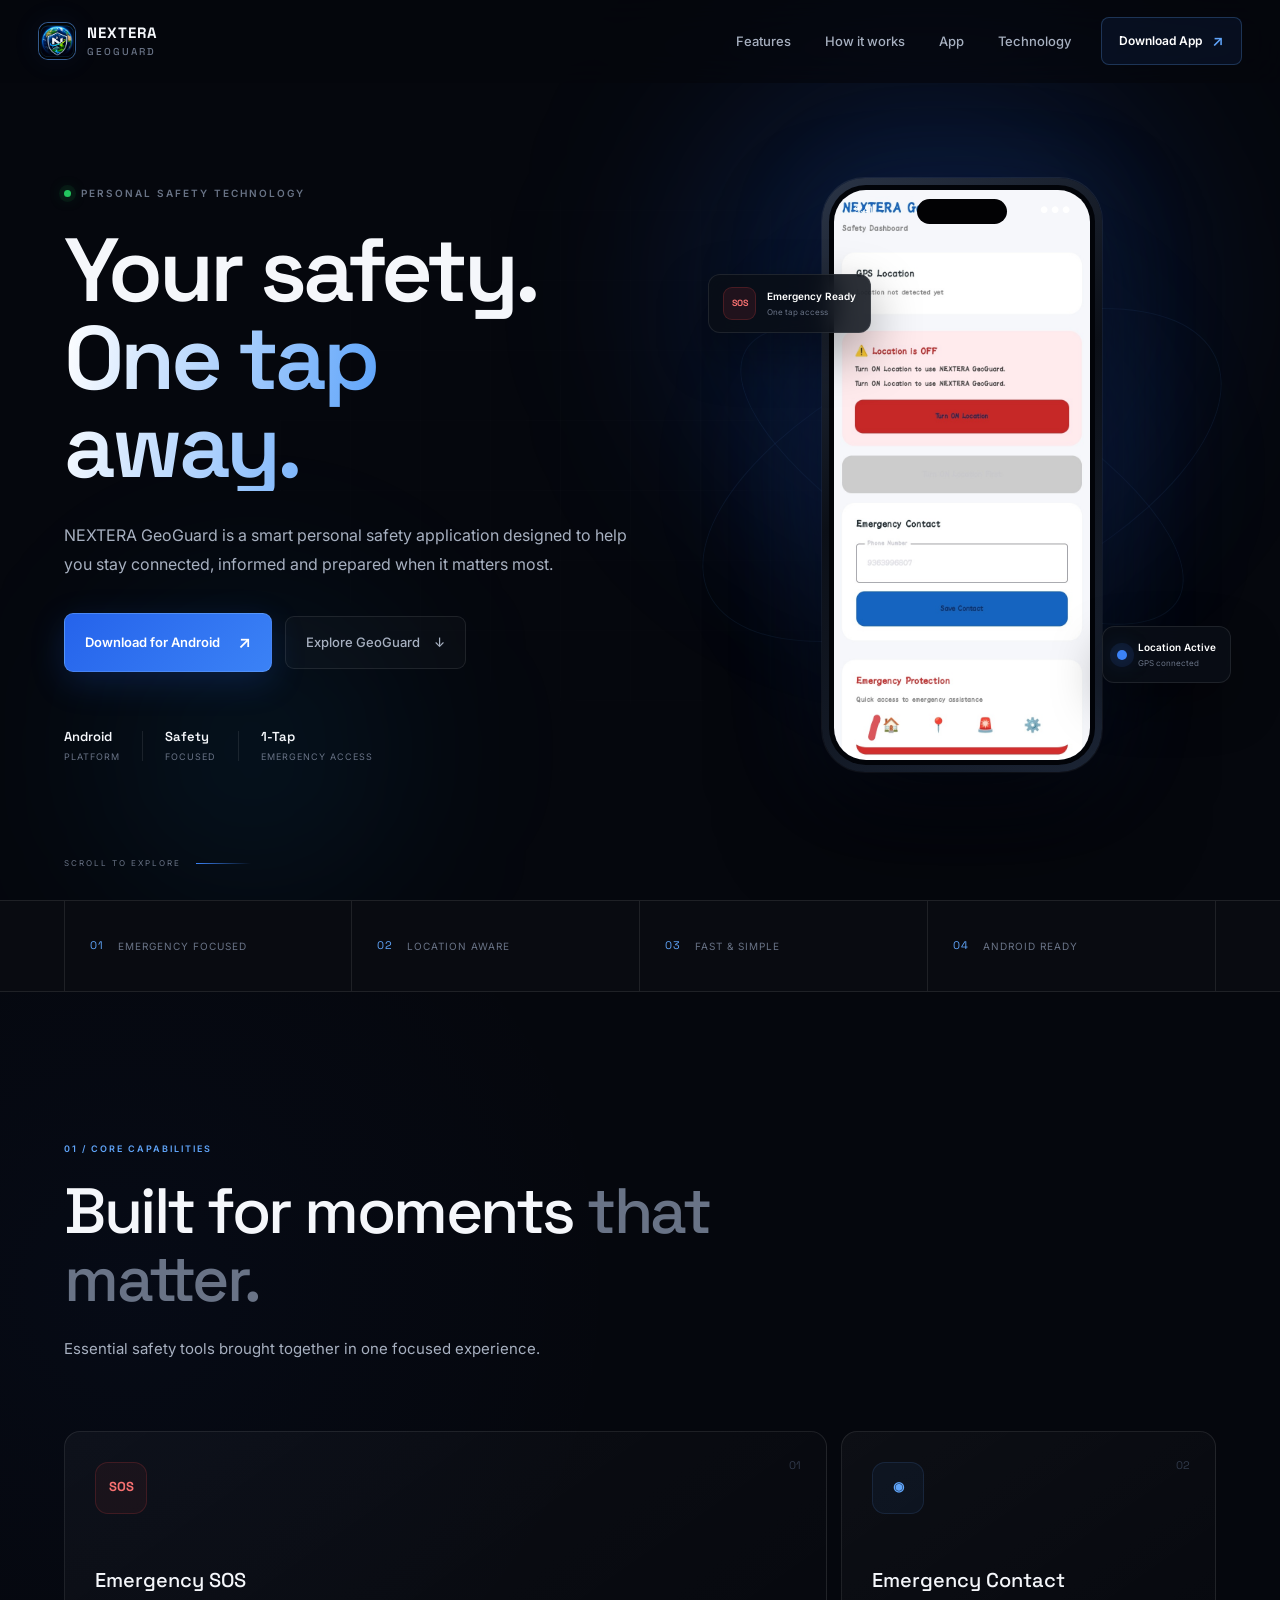
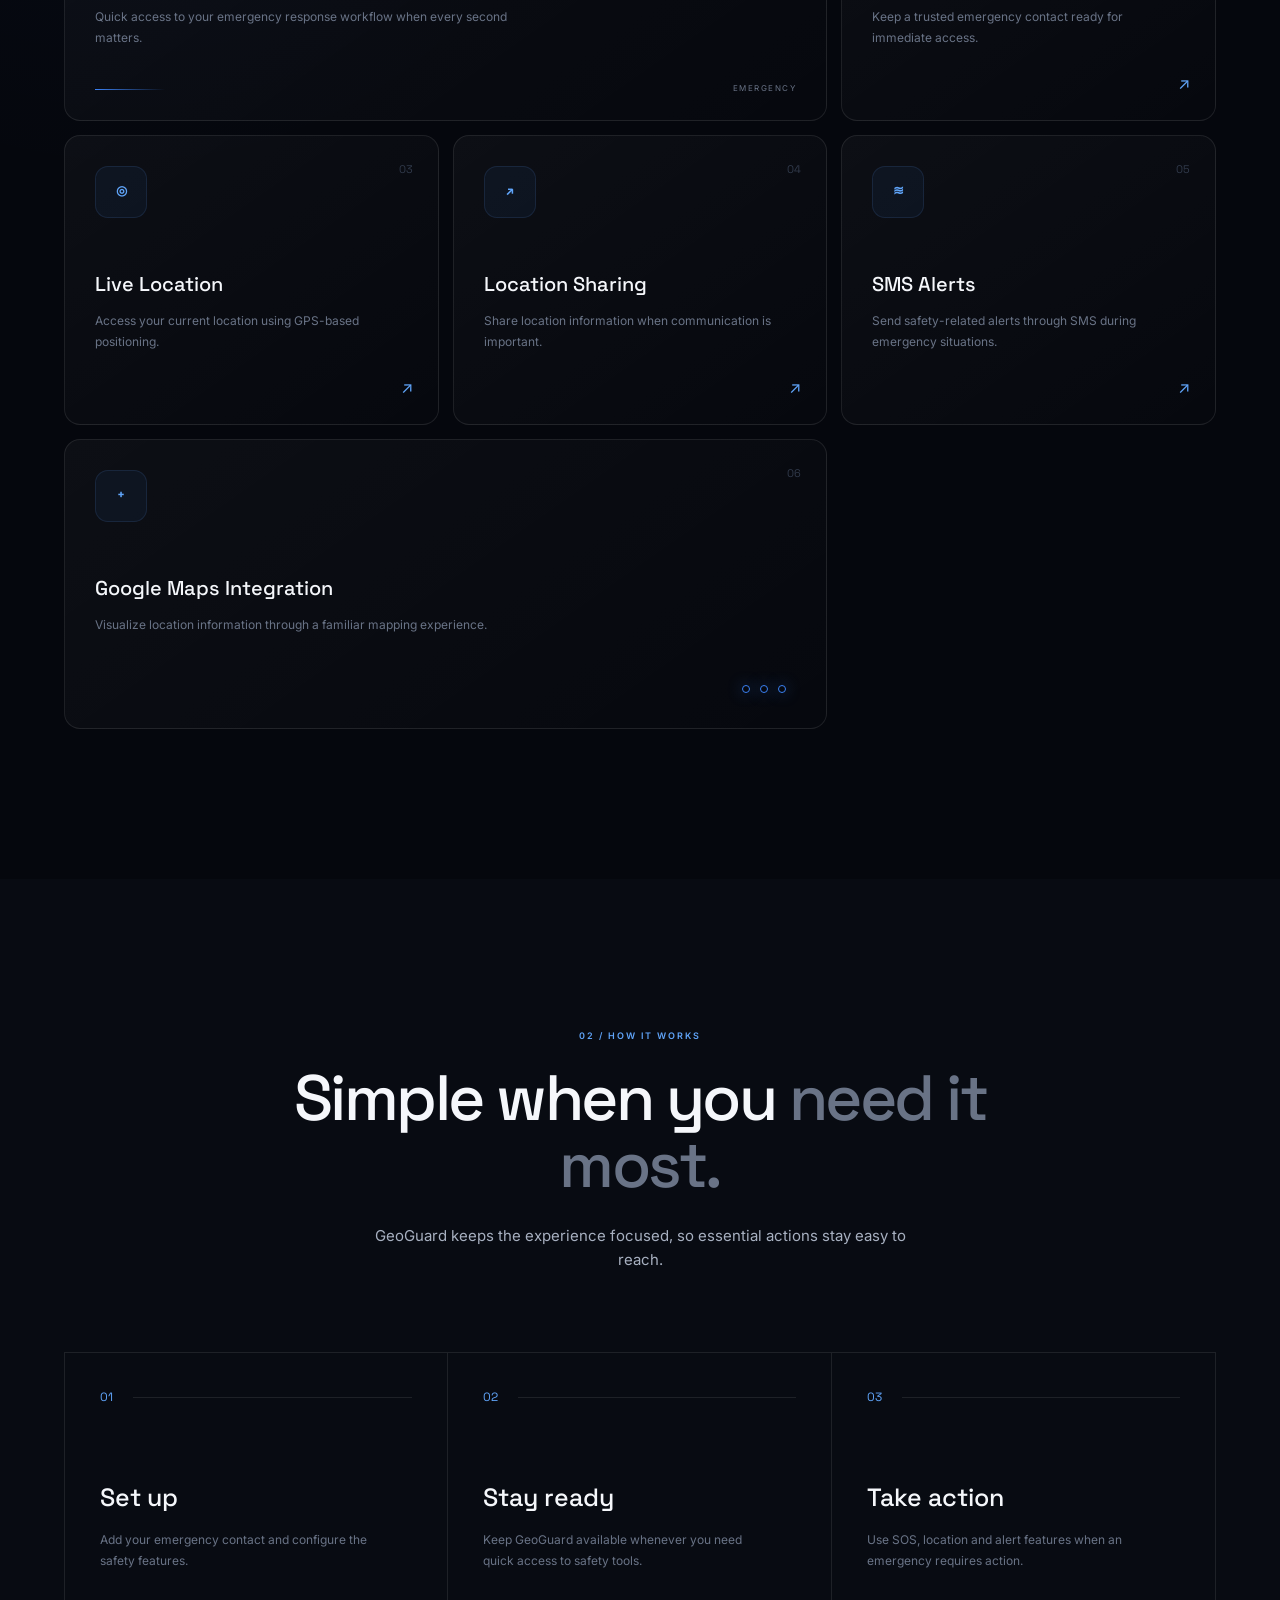
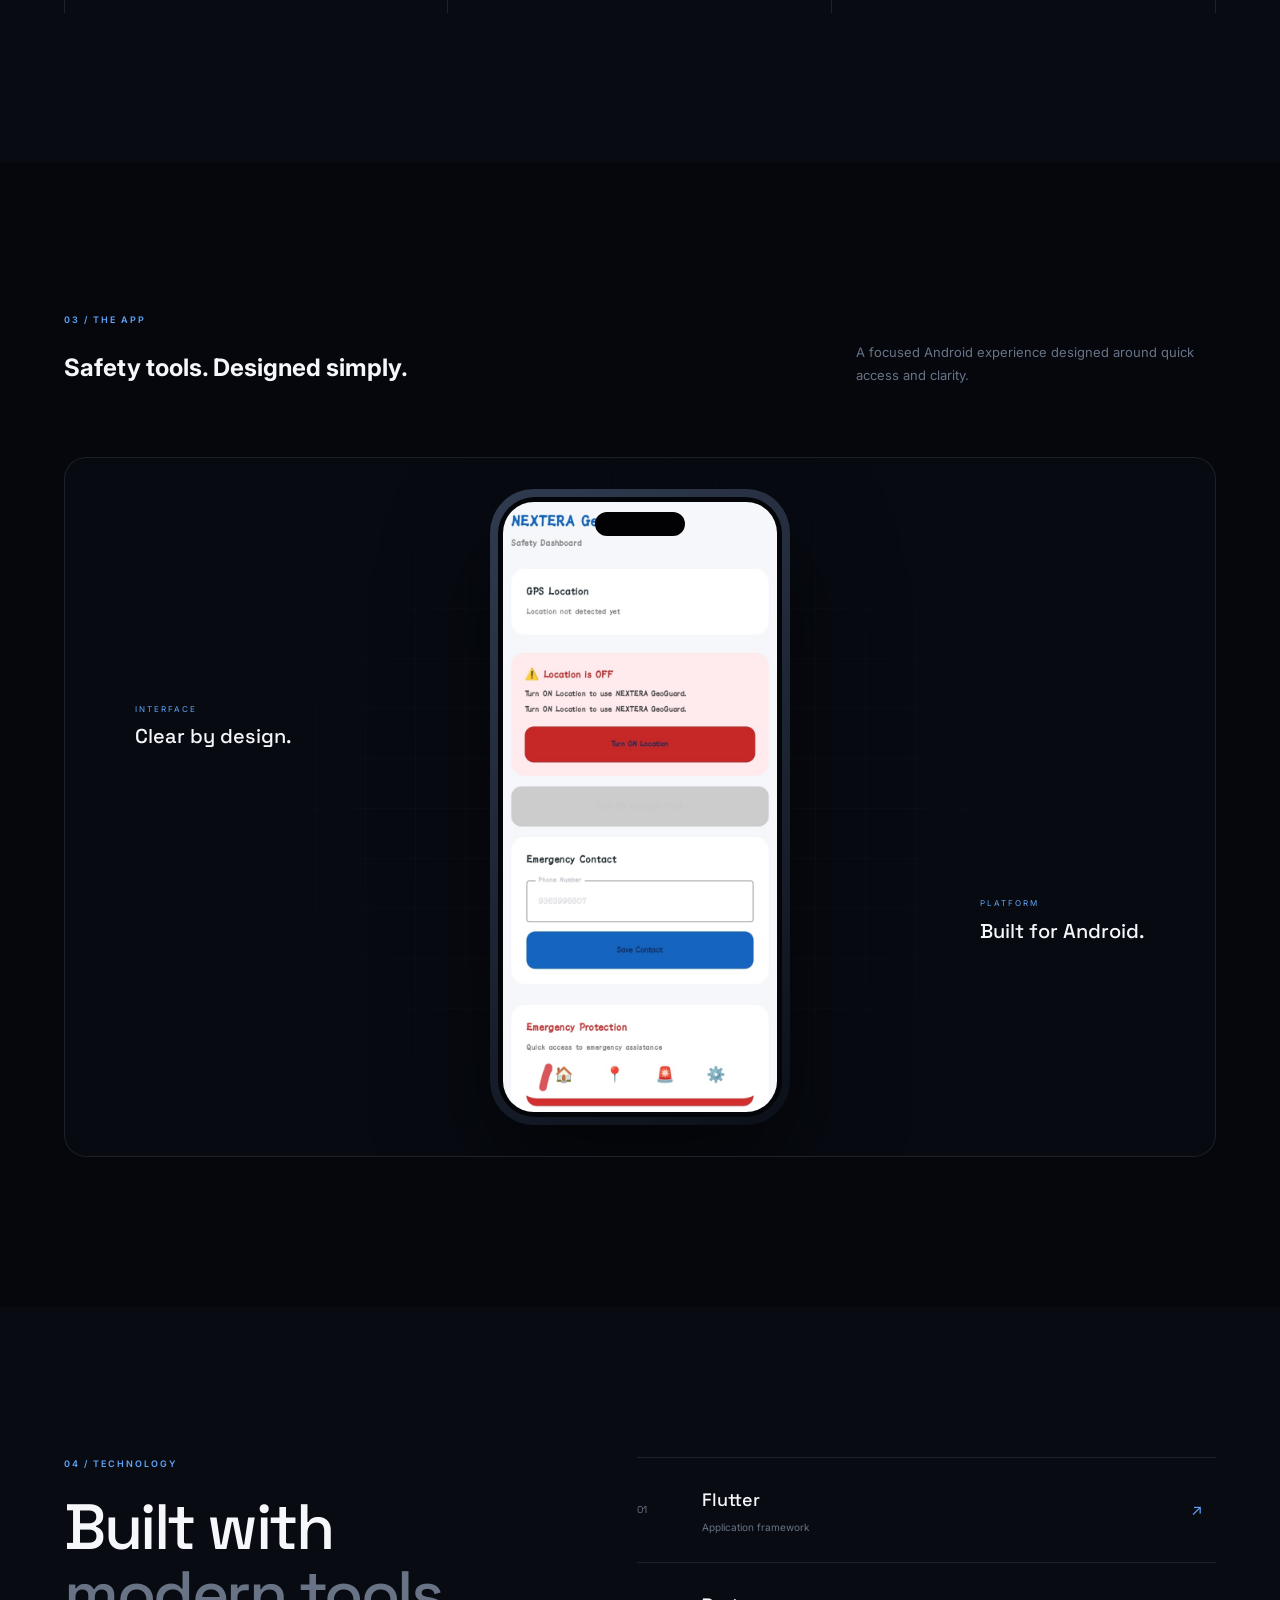
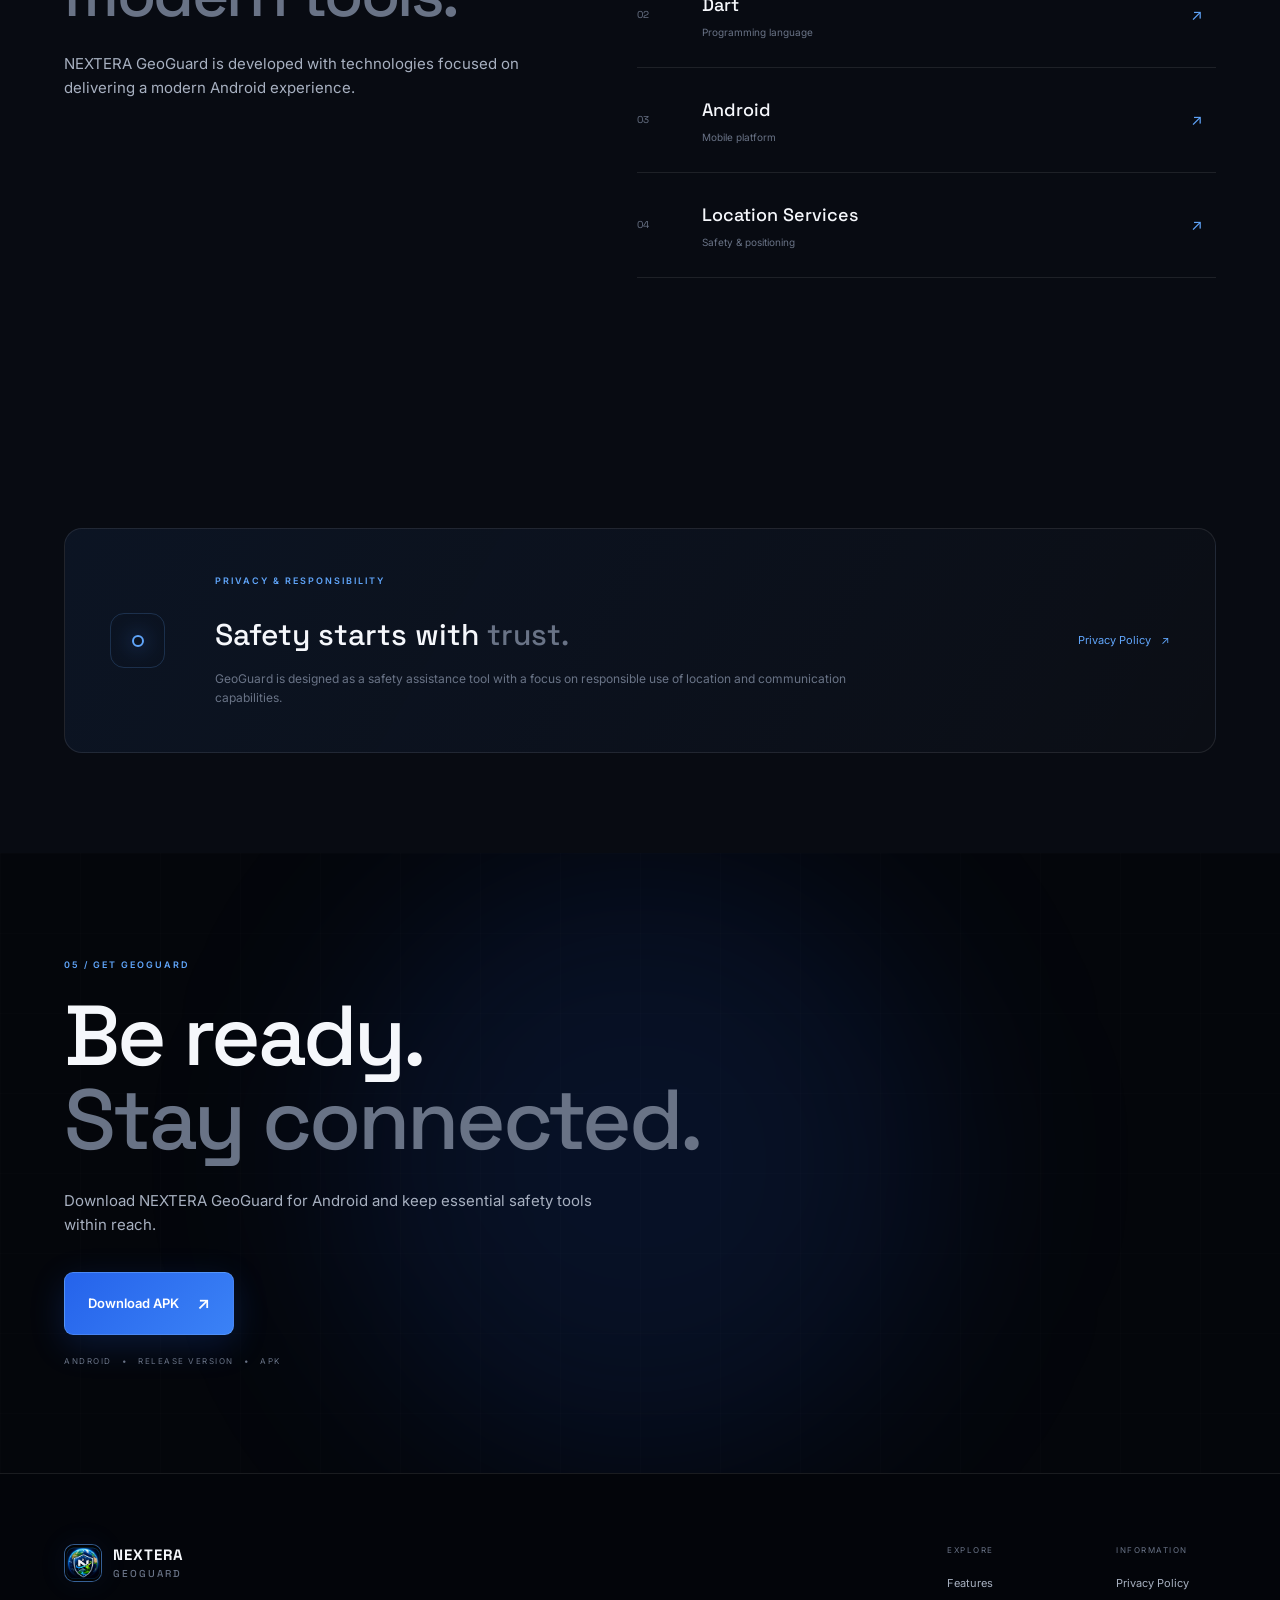
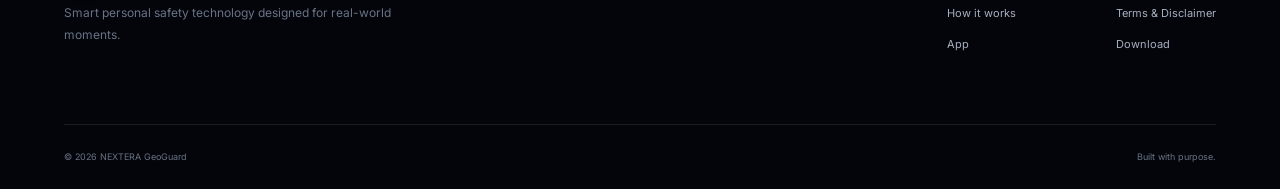
<file: index.html>
<!DOCTYPE html>
<html lang="en">
<head>

    <meta charset="UTF-8">

    <meta name="viewport"
          content="width=device-width, initial-scale=1.0">


    <!-- SEO -->

    <meta name="description"
          content="NEXTERA GeoGuard — Smart personal safety and emergency assistance for Android.">

    <meta name="keywords"
          content="NEXTERA GeoGuard, personal safety app, emergency app, safety app, Android safety app, emergency assistance">

    <meta name="author"
          content="NEXTERA GeoGuard">

    <meta name="robots"
          content="index, follow">

    <meta name="theme-color"
          content="#05070d">


    <!-- Google Search Console Verification -->

    <meta name="google-site-verification"
          content="ceH3FKS8j9nY7SdgGfwvlyqER88iiVpp4kQbG3Hiqe4">


    <!-- Page Title -->

    <title>
        NEXTERA GeoGuard — Your Safety. One Tap Away.
    </title>


    <!-- Open Graph / Social Sharing -->

    <meta property="og:title"
          content="NEXTERA GeoGuard — Your Safety. One Tap Away.">

    <meta property="og:description"
          content="Smart personal safety and emergency assistance for Android.">

    <meta property="og:type"
          content="website">

    <meta property="og:image"
          content="assets/NEXTERA GeoGuard Screenshot.png">


    <!-- Google Fonts -->

    <link rel="preconnect"
          href="https://fonts.googleapis.com">

    <link rel="preconnect"
          href="https://fonts.gstatic.com"
          crossorigin>

    <link href="https://fonts.googleapis.com/css2?family=Inter:wght@400;500;600;700&family=Space+Grotesk:wght@400;500;600;700&display=swap"
          rel="stylesheet">


    <!-- Main CSS -->

    <link rel="stylesheet"
          href="style.css">

</head>

<body>

    <!-- ================= PRELOADER ================= -->

    <div id="preloader">

        <div class="loader-logo">
            NEXTERA
        </div>

        <div class="loader-line"></div>

    </div>


    <!-- ================= NAVBAR ================= -->

    <header class="navbar">

        <div class="nav-container">

            <a href="#home" class="brand">

                <div class="brand-mark">
                <img src="assets/NEXTERA GeoGuard.png"
                     alt="NEXTERA GeoGuard Logo">
                </div>

                <div class="brand-name">
                    NEXTERA
                    <span>GeoGuard</span>
                </div>

            </a>


            <nav class="nav-links">

                <a href="#features">Features</a>

                <a href="#how-it-works">How it works</a>

                <a href="#app">App</a>

                <a href="#technology">Technology</a>

            </nav>


            <a href="#download"
               class="nav-download">

                Download App

                <span>↗</span>

            </a>


            <button class="menu-button"
                    id="menuButton"
                    aria-label="Open menu">

                <span></span>
                <span></span>
                <span></span>

            </button>

        </div>


        <!-- Mobile Navigation -->

        <div class="mobile-menu" id="mobileMenu">

            <a href="#features">Features</a>

            <a href="#how-it-works">How it works</a>

            <a href="#app">App</a>

            <a href="#technology">Technology</a>

            <a href="#download">Download App</a>

        </div>

    </header>



    <!-- ================= HERO ================= -->

    <main>

        <section id="home" class="hero">

            <!-- Background elements -->

            <div class="hero-grid"></div>

            <div class="glow glow-one"></div>

            <div class="glow glow-two"></div>


            <div class="hero-container">


                <!-- Left content -->

                <div class="hero-content reveal">

                    <div class="eyebrow">

                        <span class="status-dot"></span>

                        PERSONAL SAFETY TECHNOLOGY

                    </div>


                    <h1>

                        Your safety.

                        <span>One tap away.</span>

                    </h1>


                    <p class="hero-description">

                        NEXTERA GeoGuard is a smart personal
                        safety application designed to help you
                        stay connected, informed and prepared
                        when it matters most.

                    </p>


                    <div class="hero-actions">

                        <a href="#download"
                           class="primary-button">

                            <span>Download for Android</span>

                            <span class="button-arrow">↗</span>

                        </a>


                        <a href="#features"
                           class="secondary-button">

                            Explore GeoGuard

                            <span>↓</span>

                        </a>

                    </div>


                    <div class="hero-meta">

                        <div>

                            <strong>Android</strong>

                            <span>Platform</span>

                        </div>


                        <div class="meta-line"></div>


                        <div>

                            <strong>Safety</strong>

                            <span>Focused</span>

                        </div>


                        <div class="meta-line"></div>


                        <div>

                            <strong>1-Tap</strong>

                            <span>Emergency access</span>

                        </div>

                    </div>

                </div>



                <!-- Right phone -->

                <div class="hero-visual reveal">

                    <div class="visual-orbit orbit-one"></div>

                    <div class="visual-orbit orbit-two"></div>


                    <div class="phone-glow"></div>


                    <div class="phone">

                        <div class="phone-frame">

                            <div class="phone-notch"></div>


                            <div class="phone-screen">

                                <div class="phone-topbar">

                                    <span>9:41</span>

                                    <span>● ● ●</span>

                                </div>


                                <!-- Screenshot -->

                                <img src="assets/NEXTERA GeoGuard Screenshot.png"
                                     alt="NEXTERA GeoGuard app interface"
                                     class="app-screen">


                            </div>

                        </div>

                    </div>


                    <!-- Floating SOS card -->

                    <div class="floating-card sos-card">

                        <div class="floating-icon">
                            SOS
                        </div>

                        <div>

                            <strong>Emergency Ready</strong>

                            <span>One tap access</span>

                        </div>

                    </div>


                    <!-- Floating location card -->

                    <div class="floating-card location-card">

                        <div class="location-pulse"></div>

                        <div>

                            <strong>Location Active</strong>

                            <span>GPS connected</span>

                        </div>

                    </div>

                </div>

            </div>


            <!-- Scroll -->

            <div class="scroll-indicator">

                <span>SCROLL TO EXPLORE</span>

                <div class="scroll-line"></div>

            </div>

        </section>



        <!-- ================= TRUST STRIP ================= -->

        <section class="trust-strip">

            <div class="container">

                <div class="trust-item">

                    <span class="trust-number">01</span>

                    <span>Emergency focused</span>

                </div>


                <div class="trust-item">

                    <span class="trust-number">02</span>

                    <span>Location aware</span>

                </div>


                <div class="trust-item">

                    <span class="trust-number">03</span>

                    <span>Fast & simple</span>

                </div>


                <div class="trust-item">

                    <span class="trust-number">04</span>

                    <span>Android ready</span>

                </div>

            </div>

        </section>



        <!-- ================= FEATURES ================= -->

        <section id="features"
                 class="section features-section">

            <div class="container">


                <div class="section-heading reveal">

                    <div class="section-label">

                        01 / CORE CAPABILITIES

                    </div>


                    <h2>

                        Built for moments
                        <span>that matter.</span>

                    </h2>


                    <p>

                        Essential safety tools brought together
                        in one focused experience.

                    </p>

                </div>



                <div class="feature-grid">


                    <!-- SOS -->

                    <article class="feature-card feature-large reveal">

                        <div class="card-number">01</div>

                        <div class="feature-symbol danger">
                            SOS
                        </div>

                        <h3>Emergency SOS</h3>

                        <p>

                            Quick access to your emergency
                            response workflow when every
                            second matters.

                        </p>


                        <div class="card-line"></div>

                        <span class="card-tag">
                            EMERGENCY
                        </span>

                    </article>



                    <!-- Contact -->

                    <article class="feature-card reveal">

                        <div class="card-number">02</div>

                        <div class="feature-symbol">
                            ◉
                        </div>

                        <h3>Emergency Contact</h3>

                        <p>

                            Keep a trusted emergency contact
                            ready for immediate access.

                        </p>

                        <span class="mini-arrow">↗</span>

                    </article>



                    <!-- Location -->

                    <article class="feature-card reveal">

                        <div class="card-number">03</div>

                        <div class="feature-symbol">
                            ◎
                        </div>

                        <h3>Live Location</h3>

                        <p>

                            Access your current location using
                            GPS-based positioning.

                        </p>

                        <span class="mini-arrow">↗</span>

                    </article>



                    <!-- Sharing -->

                    <article class="feature-card reveal">

                        <div class="card-number">04</div>

                        <div class="feature-symbol">
                            ↗
                        </div>

                        <h3>Location Sharing</h3>

                        <p>

                            Share location information when
                            communication is important.

                        </p>

                        <span class="mini-arrow">↗</span>

                    </article>



                    <!-- SMS -->

                    <article class="feature-card reveal">

                        <div class="card-number">05</div>

                        <div class="feature-symbol">
                            ≋
                        </div>

                        <h3>SMS Alerts</h3>

                        <p>

                            Send safety-related alerts through
                            SMS during emergency situations.

                        </p>

                        <span class="mini-arrow">↗</span>

                    </article>



                    <!-- Maps -->

                    <article class="feature-card feature-wide reveal">

                        <div class="card-number">06</div>

                        <div class="feature-symbol">
                            +
                        </div>

                        <h3>Google Maps Integration</h3>

                        <p>

                            Visualize location information through
                            a familiar mapping experience.

                        </p>

                        <span class="map-decoration">

                            <i></i>
                            <i></i>
                            <i></i>

                        </span>

                    </article>

                </div>

            </div>

        </section>



        <!-- ================= HOW IT WORKS ================= -->

        <section id="how-it-works"
                 class="section process-section">

            <div class="container">


                <div class="section-heading centered reveal">

                    <div class="section-label">

                        02 / HOW IT WORKS

                    </div>


                    <h2>

                        Simple when you
                        <span>need it most.</span>

                    </h2>

                    <p>

                        GeoGuard keeps the experience focused,
                        so essential actions stay easy to reach.

                    </p>

                </div>



                <div class="process-grid">


                    <div class="process-step reveal">

                        <div class="step-top">

                            <span>01</span>

                            <div class="step-line"></div>

                        </div>

                        <h3>Set up</h3>

                        <p>

                            Add your emergency contact and
                            configure the safety features.

                        </p>

                    </div>


                    <div class="process-step reveal">

                        <div class="step-top">

                            <span>02</span>

                            <div class="step-line"></div>

                        </div>

                        <h3>Stay ready</h3>

                        <p>

                            Keep GeoGuard available whenever
                            you need quick access to safety tools.

                        </p>

                    </div>


                    <div class="process-step reveal">

                        <div class="step-top">

                            <span>03</span>

                            <div class="step-line"></div>

                        </div>

                        <h3>Take action</h3>

                        <p>

                            Use SOS, location and alert features
                            when an emergency requires action.

                        </p>

                    </div>

                </div>

            </div>

        </section>



        <!-- ================= APP SHOWCASE ================= -->

        <section id="app"
                 class="section showcase-section">

            <div class="container">


                <div class="showcase-header reveal">

                    <div>

                        <div class="section-label">

                            03 / THE APP

                        </div>

                        <h2>

                            Safety tools.
                            <span>Designed simply.</span>

                        </h2>

                    </div>


                    <p>

                        A focused Android experience designed
                        around quick access and clarity.

                    </p>

                </div>



                <div class="showcase-stage reveal">


                    <div class="stage-grid"></div>


                    <div class="showcase-phone">

                        <div class="showcase-frame">

                            <div class="showcase-notch"></div>

                            <img src="assets/NEXTERA GeoGuard Screenshot.png"
                                 alt="NEXTERA GeoGuard application screenshot">

                        </div>

                    </div>


                    <div class="showcase-label label-left">

                        <span>INTERFACE</span>

                        <strong>Clear by design.</strong>

                    </div>


                    <div class="showcase-label label-right">

                        <span>PLATFORM</span>

                        <strong>Built for Android.</strong>

                    </div>

                </div>

            </div>

        </section>



        <!-- ================= TECHNOLOGY ================= -->

        <section id="technology"
                 class="section technology-section">

            <div class="container">


                <div class="technology-layout">


                    <div class="section-heading reveal">

                        <div class="section-label">

                            04 / TECHNOLOGY

                        </div>


                        <h2>

                            Built with
                            <span>modern tools.</span>

                        </h2>


                        <p>

                            NEXTERA GeoGuard is developed with
                            technologies focused on delivering
                            a modern Android experience.

                        </p>

                    </div>



                    <div class="tech-stack reveal">


                        <div class="tech-item">

                            <span class="tech-index">
                                01
                            </span>

                            <div>

                                <strong>Flutter</strong>

                                <span>Application framework</span>

                            </div>

                            <span>↗</span>

                        </div>


                        <div class="tech-item">

                            <span class="tech-index">
                                02
                            </span>

                            <div>

                                <strong>Dart</strong>

                                <span>Programming language</span>

                            </div>

                            <span>↗</span>

                        </div>


                        <div class="tech-item">

                            <span class="tech-index">
                                03
                            </span>

                            <div>

                                <strong>Android</strong>

                                <span>Mobile platform</span>

                            </div>

                            <span>↗</span>

                        </div>


                        <div class="tech-item">

                            <span class="tech-index">
                                04
                            </span>

                            <div>

                                <strong>Location Services</strong>

                                <span>Safety & positioning</span>

                            </div>

                            <span>↗</span>

                        </div>

                    </div>

                </div>

            </div>

        </section>



        <!-- ================= PRIVACY ================= -->

        <section class="privacy-section">

            <div class="container">


                <div class="privacy-card reveal">


                    <div class="privacy-icon">

                        <span></span>

                    </div>


                    <div>

                        <div class="section-label">

                            PRIVACY & RESPONSIBILITY

                        </div>


                        <h2>

                            Safety starts with
                            <span>trust.</span>

                        </h2>


                        <p>

                            GeoGuard is designed as a safety
                            assistance tool with a focus on
                            responsible use of location and
                            communication capabilities.

                        </p>

                    </div>


                    <a href="privacy.html"
                       class="text-link">

                        Privacy Policy

                        <span>↗</span>

                    </a>

                </div>

            </div>

        </section>



        <!-- ================= DOWNLOAD ================= -->

        <section id="download"
                 class="download-section">

            <div class="download-grid"></div>

            <div class="download-glow"></div>


            <div class="container download-container">


                <div class="download-content reveal">

                    <div class="section-label">

                        05 / GET GEOGUARD

                    </div>


                    <h2>

                        Be ready.
                        <span>Stay connected.</span>

                    </h2>


                    <p>

                        Download NEXTERA GeoGuard for Android
                        and keep essential safety tools within reach.

                    </p>


                    <div class="download-actions">

                        <a href="downloads/NEXTERA-GeoGuard.apk"
                           class="primary-button download-main"
                           download>

                            <span>Download APK</span>

                            <span class="button-arrow">↗</span>

                        </a>

                    </div>


                    <div class="download-info">

                        <span>ANDROID</span>

                        <span>•</span>

                        <span>RELEASE VERSION</span>

                        <span>•</span>

                        <span>APK</span>

                    </div>

                </div>

            </div>

        </section>

    </main>



    <!-- ================= FOOTER ================= -->

    <footer class="footer">

        <div class="container">


            <div class="footer-main">


                <div class="footer-brand">

                    <a href="#home" class="brand">

                    <div class="brand-mark">
                    <img src="assets/NEXTERA GeoGuard.png"
                         alt="NEXTERA GeoGuard Logo">
                    </div>

                        <div class="brand-name">
                            NEXTERA
                            <span>GeoGuard</span>
                        </div>

                    </a>


                    <p>

                        Smart personal safety technology
                        designed for real-world moments.

                    </p>

                </div>


                <div class="footer-links-group">

                    <div>

                        <span>EXPLORE</span>

                        <a href="#features">Features</a>

                        <a href="#how-it-works">How it works</a>

                        <a href="#app">App</a>

                    </div>


                    <div>

                        <span>INFORMATION</span>

                        <a href="privacy.html">Privacy Policy</a>

                        <a href="terms.html">Terms & Disclaimer</a>

                        <a href="#download">Download</a>

                    </div>

                </div>

            </div>


            <div class="footer-bottom">

                <span>
                    © 2026 NEXTERA GeoGuard
                </span>

                <span>
                    Built with purpose.
                </span>

            </div>

        </div>

    </footer>



    <!-- Main JavaScript -->

    <script src="script.js"></script>

</body>
</html>
</file>
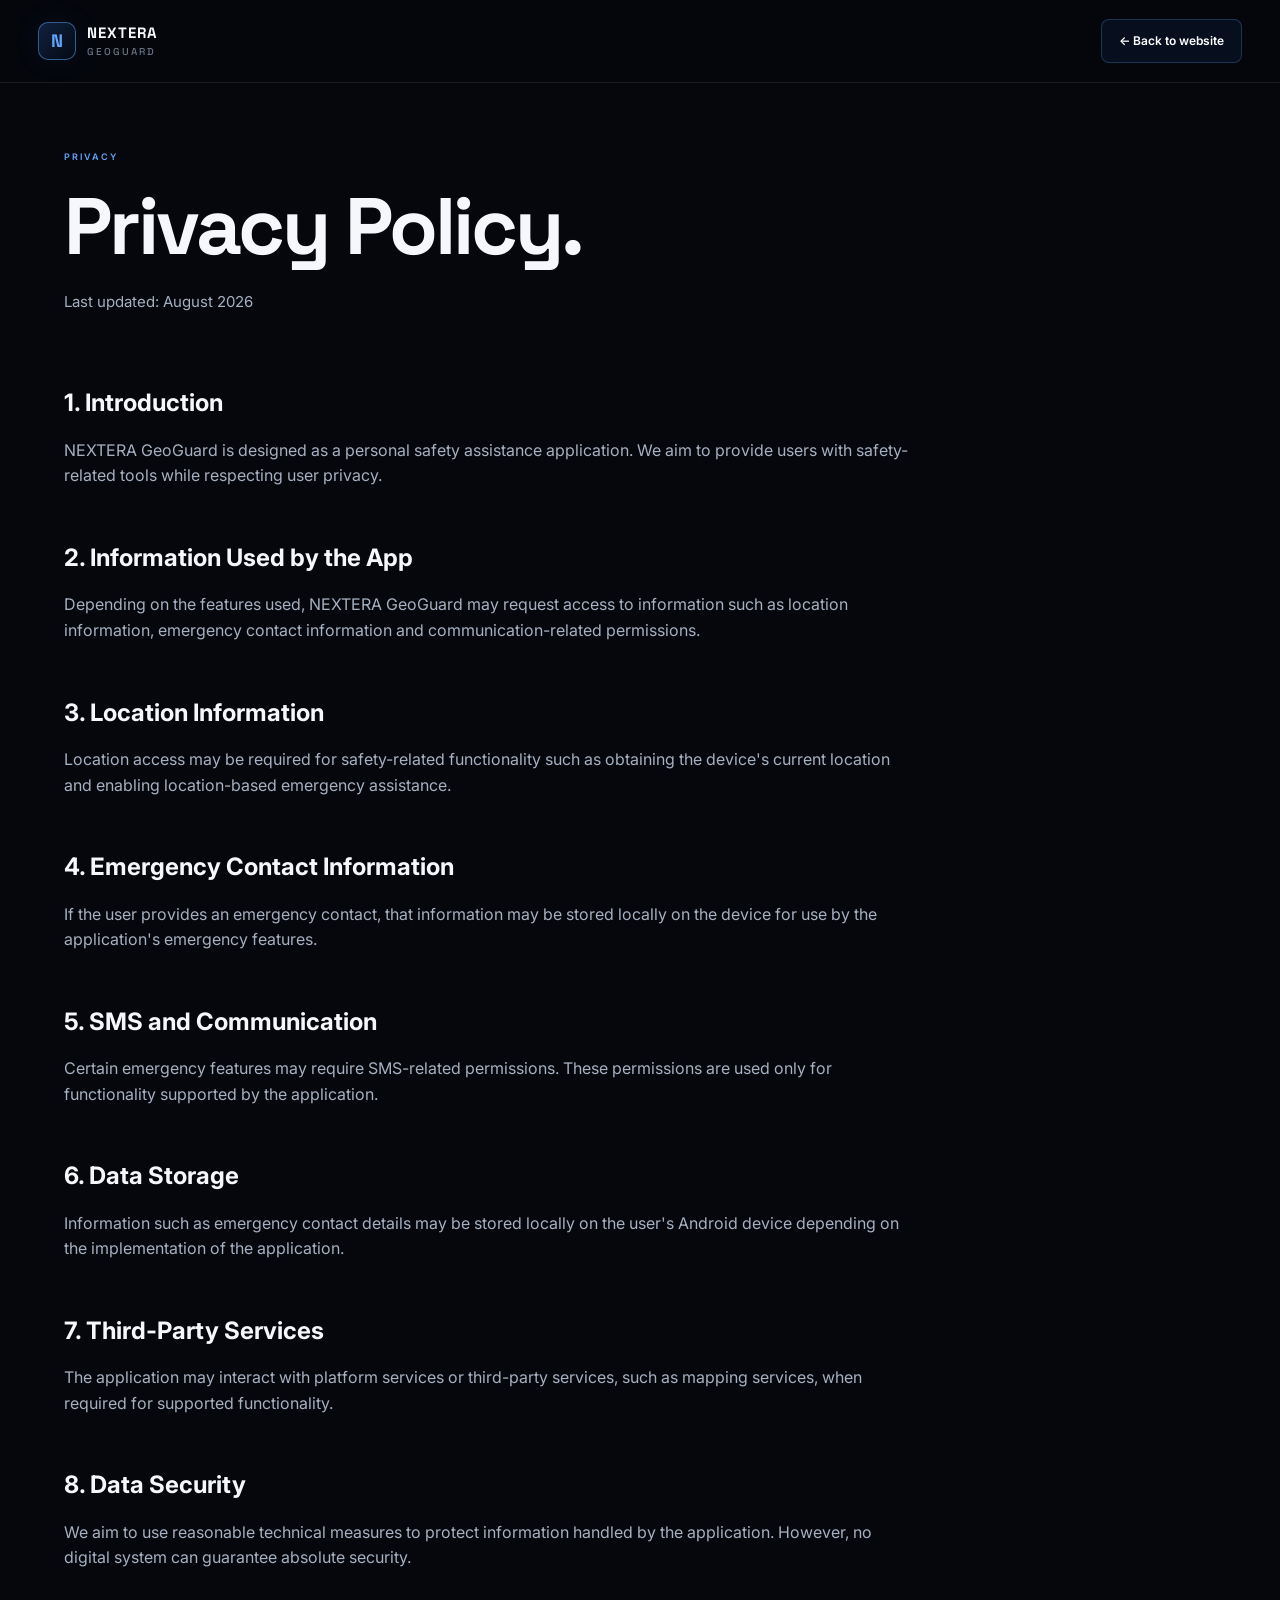
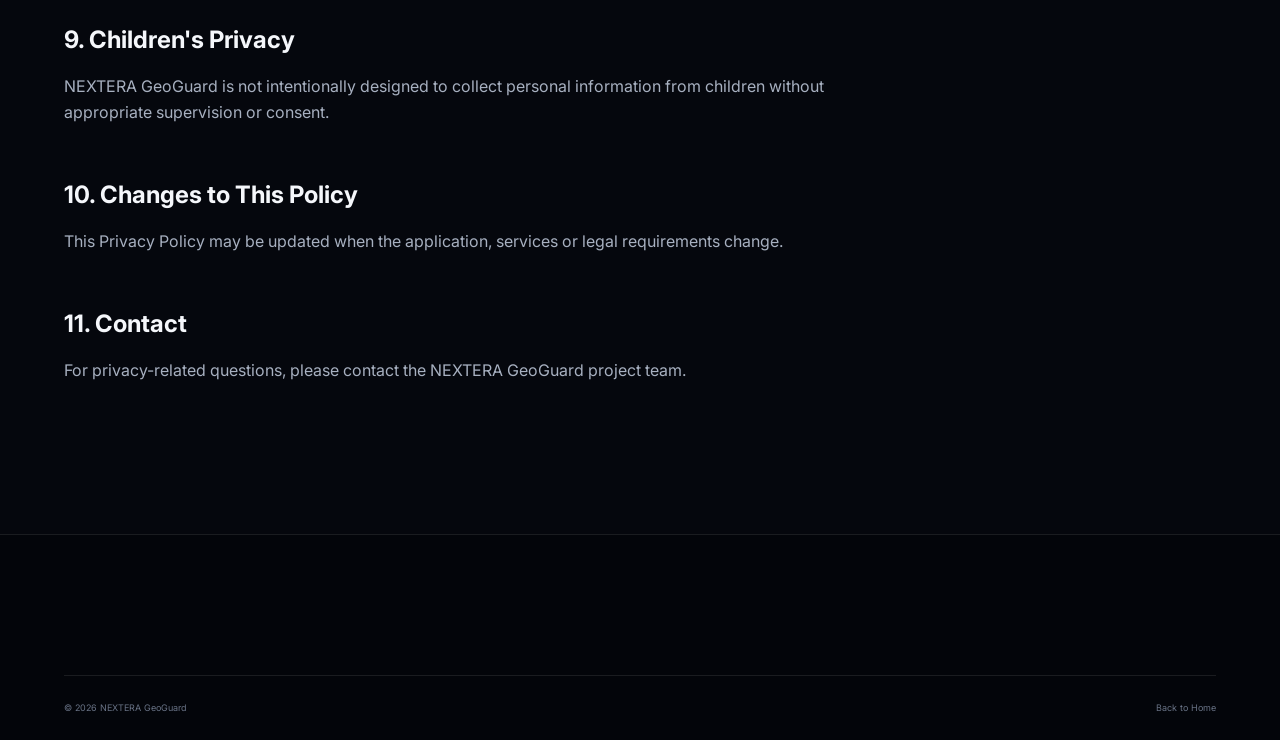
<file: privacy.html>
<!DOCTYPE html>
<html lang="en">
<head>

    <meta charset="UTF-8">

    <meta name="viewport"
          content="width=device-width, initial-scale=1.0">

    <meta name="description"
          content="NEXTERA GeoGuard Privacy Policy">

    <title>Privacy Policy — NEXTERA GeoGuard</title>

    <link rel="preconnect"
          href="https://fonts.googleapis.com">

    <link rel="preconnect"
          href="https://fonts.gstatic.com"
          crossorigin>

    <link href="https://fonts.googleapis.com/css2?family=Inter:wght@400;500;600;700&family=Space+Grotesk:wght@400;500;600;700&display=swap"
          rel="stylesheet">

    <link rel="stylesheet" href="style.css">

</head>


<body>


<header class="navbar scrolled">

    <div class="nav-container">

        <a href="index.html" class="brand">

            <div class="brand-mark">
                N
            </div>

            <div class="brand-name">

                NEXTERA

                <span>GeoGuard</span>

            </div>

        </a>


        <a href="index.html"
           class="nav-download">

            ← Back to website

        </a>

    </div>

</header>



<main>

<section class="section">

    <div class="container">

        <div class="section-heading">

            <div class="section-label">
                PRIVACY
            </div>

            <h1 style="
                font-family: var(--font-heading);
                font-size: clamp(45px, 7vw, 80px);
                line-height: 1;
                letter-spacing: -3px;
            ">

                Privacy
                <span>Policy.</span>

            </h1>

            <p>

                Last updated: August 2026

            </p>

        </div>



        <div style="
            max-width: 850px;
            margin-top: 70px;
        ">


            <article style="margin-bottom:50px;">

                <h2>1. Introduction</h2>

                <p style="
                    color:var(--text-soft);
                    margin-top:15px;
                ">

                    NEXTERA GeoGuard is designed as a
                    personal safety assistance application.
                    We aim to provide users with safety-related
                    tools while respecting user privacy.

                </p>

            </article>



            <article style="margin-bottom:50px;">

                <h2>2. Information Used by the App</h2>

                <p style="
                    color:var(--text-soft);
                    margin-top:15px;
                ">

                    Depending on the features used,
                    NEXTERA GeoGuard may request access to
                    information such as location information,
                    emergency contact information and
                    communication-related permissions.

                </p>

            </article>



            <article style="margin-bottom:50px;">

                <h2>3. Location Information</h2>

                <p style="
                    color:var(--text-soft);
                    margin-top:15px;
                ">

                    Location access may be required for
                    safety-related functionality such as
                    obtaining the device's current location
                    and enabling location-based emergency
                    assistance.

                </p>

            </article>



            <article style="margin-bottom:50px;">

                <h2>4. Emergency Contact Information</h2>

                <p style="
                    color:var(--text-soft);
                    margin-top:15px;
                ">

                    If the user provides an emergency contact,
                    that information may be stored locally on
                    the device for use by the application's
                    emergency features.

                </p>

            </article>



            <article style="margin-bottom:50px;">

                <h2>5. SMS and Communication</h2>

                <p style="
                    color:var(--text-soft);
                    margin-top:15px;
                ">

                    Certain emergency features may require
                    SMS-related permissions. These permissions
                    are used only for functionality supported
                    by the application.

                </p>

            </article>



            <article style="margin-bottom:50px;">

                <h2>6. Data Storage</h2>

                <p style="
                    color:var(--text-soft);
                    margin-top:15px;
                ">

                    Information such as emergency contact
                    details may be stored locally on the
                    user's Android device depending on the
                    implementation of the application.

                </p>

            </article>



            <article style="margin-bottom:50px;">

                <h2>7. Third-Party Services</h2>

                <p style="
                    color:var(--text-soft);
                    margin-top:15px;
                ">

                    The application may interact with
                    platform services or third-party services,
                    such as mapping services, when required
                    for supported functionality.

                </p>

            </article>



            <article style="margin-bottom:50px;">

                <h2>8. Data Security</h2>

                <p style="
                    color:var(--text-soft);
                    margin-top:15px;
                ">

                    We aim to use reasonable technical
                    measures to protect information handled
                    by the application. However, no digital
                    system can guarantee absolute security.

                </p>

            </article>



            <article style="margin-bottom:50px;">

                <h2>9. Children's Privacy</h2>

                <p style="
                    color:var(--text-soft);
                    margin-top:15px;
                ">

                    NEXTERA GeoGuard is not intentionally
                    designed to collect personal information
                    from children without appropriate
                    supervision or consent.

                </p>

            </article>



            <article style="margin-bottom:50px;">

                <h2>10. Changes to This Policy</h2>

                <p style="
                    color:var(--text-soft);
                    margin-top:15px;
                ">

                    This Privacy Policy may be updated when
                    the application, services or legal
                    requirements change.

                </p>

            </article>



            <article>

                <h2>11. Contact</h2>

                <p style="
                    color:var(--text-soft);
                    margin-top:15px;
                ">

                    For privacy-related questions, please
                    contact the NEXTERA GeoGuard project team.

                </p>

            </article>


        </div>

    </div>

</section>

</main>



<footer class="footer">

    <div class="container">

        <div class="footer-bottom">

            <span>
                © 2026 NEXTERA GeoGuard
            </span>

            <a href="index.html">
                Back to Home
            </a>

        </div>

    </div>

</footer>


</body>
</html>
</file>
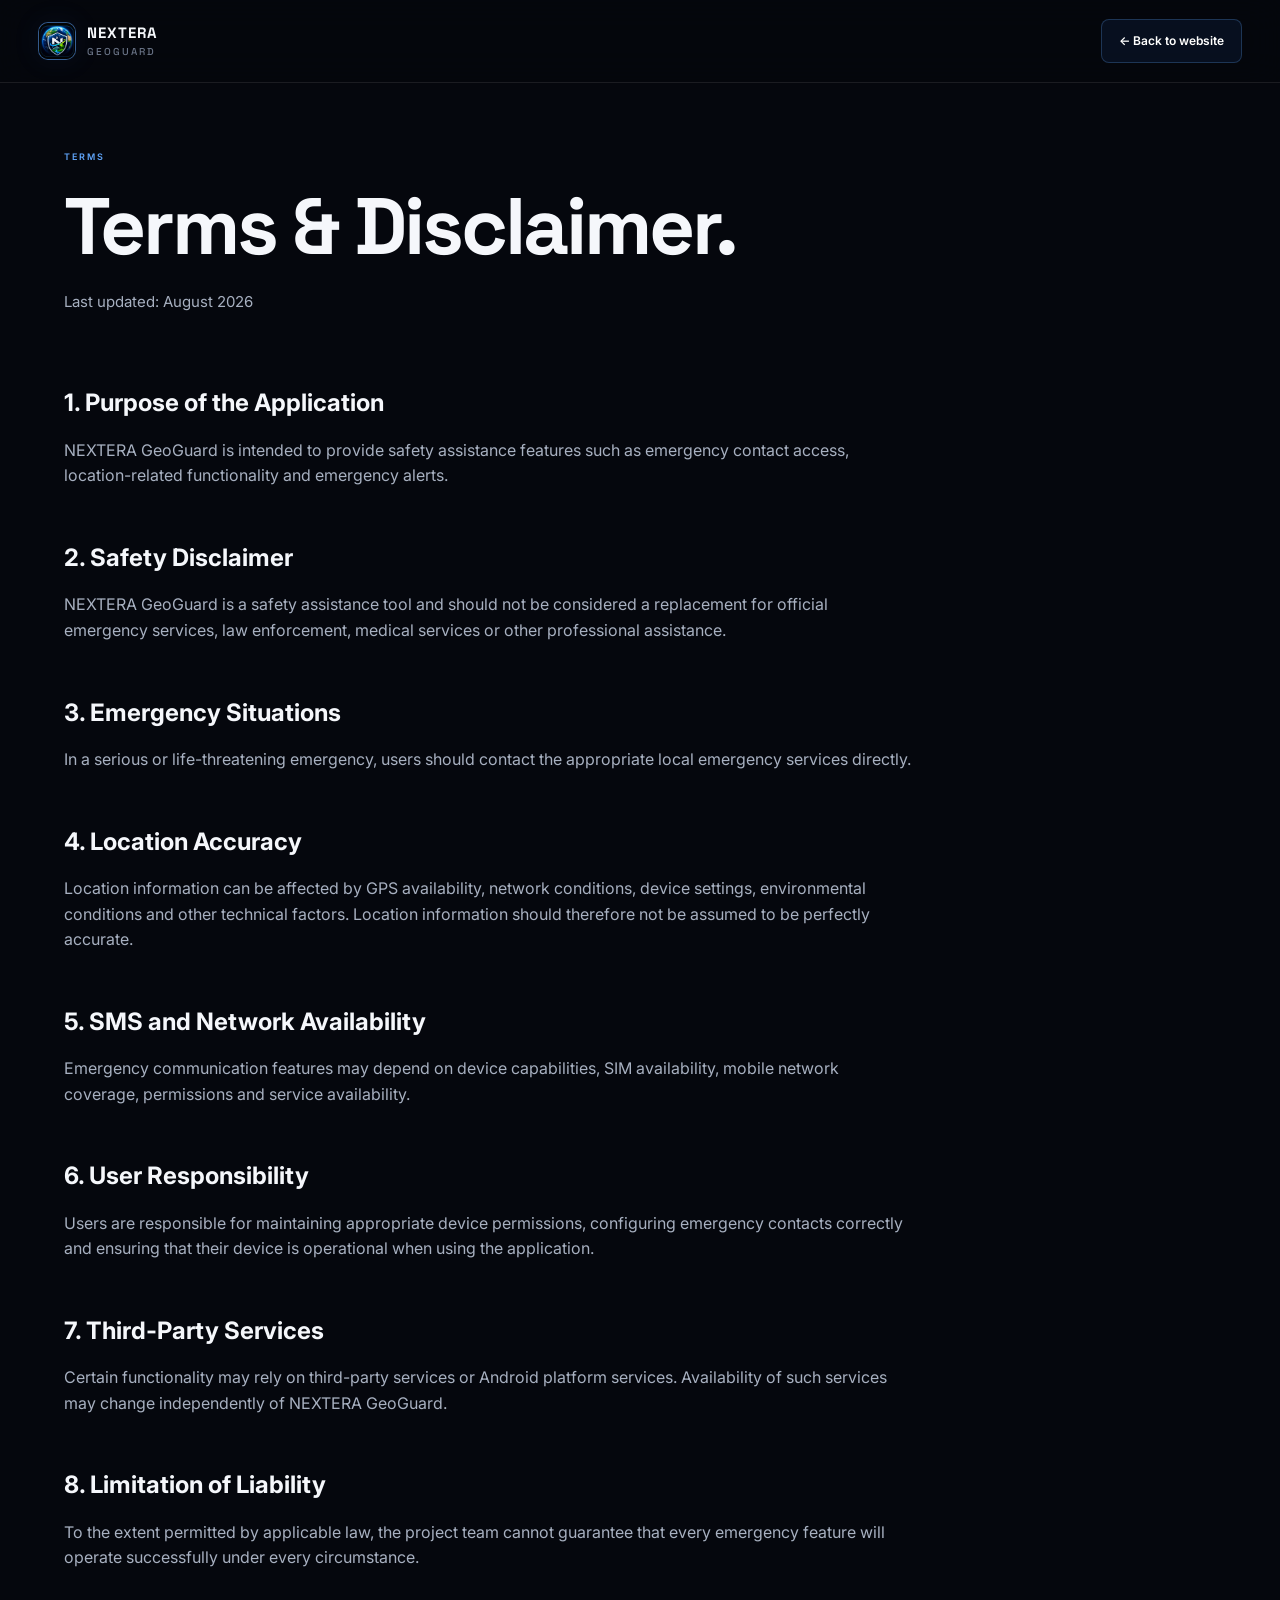
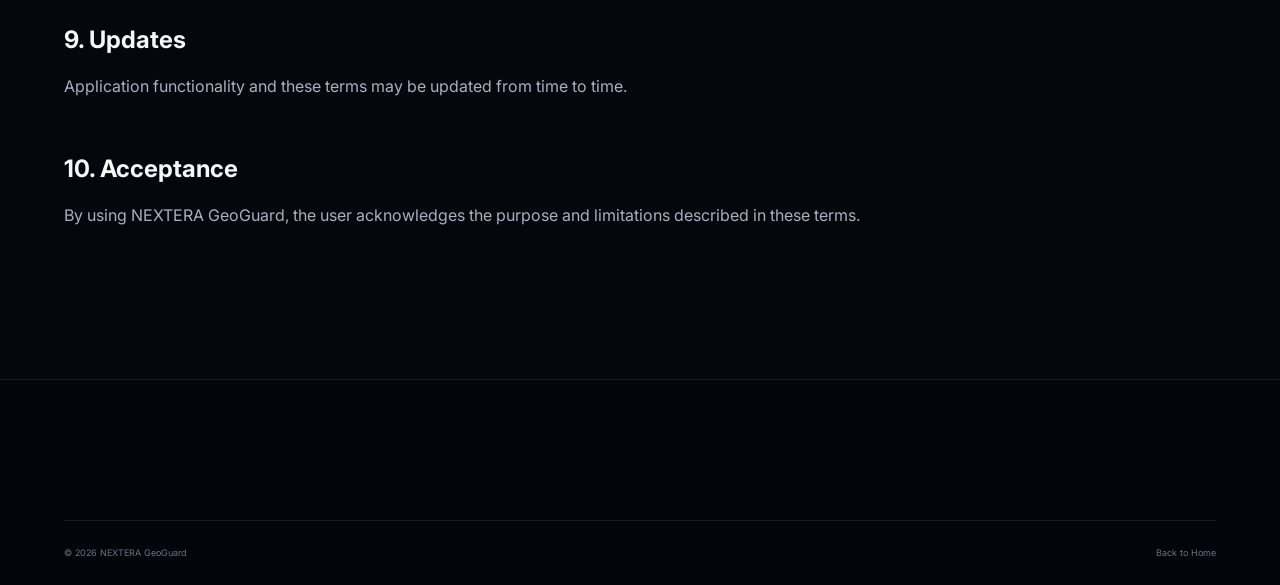
<file: terms.html>
<!DOCTYPE html>
<html lang="en">
<head>

    <meta charset="UTF-8">

    <meta name="viewport"
          content="width=device-width, initial-scale=1.0">

    <meta name="description"
          content="NEXTERA GeoGuard Terms and Disclaimer">

    <title>Terms & Disclaimer — NEXTERA GeoGuard</title>

    <link rel="preconnect"
          href="https://fonts.googleapis.com">

    <link rel="preconnect"
          href="https://fonts.gstatic.com"
          crossorigin>

    <link href="https://fonts.googleapis.com/css2?family=Inter:wght@400;500;600;700&family=Space+Grotesk:wght@400;500;600;700&display=swap"
          rel="stylesheet">

    <link rel="stylesheet" href="style.css">

</head>


<body>


<header class="navbar scrolled">

    <div class="nav-container">

        <a href="index.html" class="brand">

            <div class="brand-mark">
            <img src="assets/NEXTERA GeoGuard.png"
                 alt="NEXTERA GeoGuard Logo">
            </div>

            <div class="brand-name">

                NEXTERA

                <span>GeoGuard</span>

            </div>

        </a>


        <a href="index.html"
           class="nav-download">

            ← Back to website

        </a>

    </div>

</header>



<main>

<section class="section">

    <div class="container">


        <div class="section-heading">

            <div class="section-label">
                TERMS
            </div>

            <h1 style="
                font-family: var(--font-heading);
                font-size: clamp(45px, 7vw, 80px);
                line-height: 1;
                letter-spacing: -3px;
            ">

                Terms &
                <span>Disclaimer.</span>

            </h1>

            <p>

                Last updated: August 2026

            </p>

        </div>



        <div style="
            max-width:850px;
            margin-top:70px;
        ">


            <article style="margin-bottom:50px;">

                <h2>1. Purpose of the Application</h2>

                <p style="
                    color:var(--text-soft);
                    margin-top:15px;
                ">

                    NEXTERA GeoGuard is intended to provide
                    safety assistance features such as
                    emergency contact access, location-related
                    functionality and emergency alerts.

                </p>

            </article>



            <article style="margin-bottom:50px;">

                <h2>2. Safety Disclaimer</h2>

                <p style="
                    color:var(--text-soft);
                    margin-top:15px;
                ">

                    NEXTERA GeoGuard is a safety assistance
                    tool and should not be considered a
                    replacement for official emergency
                    services, law enforcement, medical
                    services or other professional assistance.

                </p>

            </article>



            <article style="margin-bottom:50px;">

                <h2>3. Emergency Situations</h2>

                <p style="
                    color:var(--text-soft);
                    margin-top:15px;
                ">

                    In a serious or life-threatening emergency,
                    users should contact the appropriate local
                    emergency services directly.

                </p>

            </article>



            <article style="margin-bottom:50px;">

                <h2>4. Location Accuracy</h2>

                <p style="
                    color:var(--text-soft);
                    margin-top:15px;
                ">

                    Location information can be affected by
                    GPS availability, network conditions,
                    device settings, environmental conditions
                    and other technical factors. Location
                    information should therefore not be
                    assumed to be perfectly accurate.

                </p>

            </article>



            <article style="margin-bottom:50px;">

                <h2>5. SMS and Network Availability</h2>

                <p style="
                    color:var(--text-soft);
                    margin-top:15px;
                ">

                    Emergency communication features may
                    depend on device capabilities, SIM
                    availability, mobile network coverage,
                    permissions and service availability.

                </p>

            </article>



            <article style="margin-bottom:50px;">

                <h2>6. User Responsibility</h2>

                <p style="
                    color:var(--text-soft);
                    margin-top:15px;
                ">

                    Users are responsible for maintaining
                    appropriate device permissions,
                    configuring emergency contacts correctly
                    and ensuring that their device is
                    operational when using the application.

                </p>

            </article>



            <article style="margin-bottom:50px;">

                <h2>7. Third-Party Services</h2>

                <p style="
                    color:var(--text-soft);
                    margin-top:15px;
                ">

                    Certain functionality may rely on
                    third-party services or Android platform
                    services. Availability of such services
                    may change independently of NEXTERA
                    GeoGuard.

                </p>

            </article>



            <article style="margin-bottom:50px;">

                <h2>8. Limitation of Liability</h2>

                <p style="
                    color:var(--text-soft);
                    margin-top:15px;
                ">

                    To the extent permitted by applicable law,
                    the project team cannot guarantee that
                    every emergency feature will operate
                    successfully under every circumstance.

                </p>

            </article>



            <article style="margin-bottom:50px;">

                <h2>9. Updates</h2>

                <p style="
                    color:var(--text-soft);
                    margin-top:15px;
                ">

                    Application functionality and these terms
                    may be updated from time to time.

                </p>

            </article>



            <article>

                <h2>10. Acceptance</h2>

                <p style="
                    color:var(--text-soft);
                    margin-top:15px;
                ">

                    By using NEXTERA GeoGuard, the user
                    acknowledges the purpose and limitations
                    described in these terms.

                </p>

            </article>


        </div>

    </div>

</section>

</main>



<footer class="footer">

    <div class="container">

        <div class="footer-bottom">

            <span>
                © 2026 NEXTERA GeoGuard
            </span>

            <a href="index.html">
                Back to Home
            </a>

        </div>

    </div>

</footer>


</body>
</html>
</file>
<file: style.css>
/* =========================================================
   NEXTERA GEOGUARD
   Premium Safety-Tech Website
   ========================================================= */


/* ================= ROOT ================= */

:root {

    --bg: #05070d;
    --bg-soft: #090d16;
    --surface: #0d121d;
    --surface-light: #121927;

    --text: #f5f7fb;
    --text-soft: #a7b0c0;
    --text-muted: #697386;

    --blue: #3b82f6;
    --blue-bright: #60a5fa;
    --blue-dark: #1d4ed8;

    --red: #ef4444;
    --border: rgba(255, 255, 255, 0.09);

    --container: 1180px;

    --font-heading: "Space Grotesk", sans-serif;
    --font-body: "Inter", sans-serif;

    --transition: 0.35s cubic-bezier(0.22, 1, 0.36, 1);
}


/* ================= RESET ================= */

* {
    margin: 0;
    padding: 0;
    box-sizing: border-box;
}


html {
    scroll-behavior: smooth;
}


body {
    background: var(--bg);
    color: var(--text);

    font-family: var(--font-body);

    line-height: 1.6;

    overflow-x: hidden;
}


body::-webkit-scrollbar {
    width: 8px;
}


body::-webkit-scrollbar-track {
    background: var(--bg);
}


body::-webkit-scrollbar-thumb {
    background: #202838;
    border-radius: 20px;
}


a {
    color: inherit;
    text-decoration: none;
}


button {
    font-family: inherit;
}


img {
    display: block;
    max-width: 100%;
}


.container {
    width: min(90%, var(--container));
    margin: 0 auto;
}


/* ================= PRELOADER ================= */

#preloader {

    position: fixed;

    inset: 0;

    z-index: 9999;

    display: flex;

    flex-direction: column;

    justify-content: center;

    align-items: center;

    background: var(--bg);

    transition:
        opacity 0.6s ease,
        visibility 0.6s ease;
}


#preloader.hidden {

    opacity: 0;

    visibility: hidden;
}


.loader-logo {

    font-family: var(--font-heading);

    font-size: 30px;

    font-weight: 700;

    letter-spacing: 5px;
}


.loader-line {

    width: 120px;

    height: 2px;

    margin-top: 18px;

    background: linear-gradient(
        90deg,
        transparent,
        var(--blue),
        transparent
    );

    animation: loader 1.2s infinite;
}


@keyframes loader {

    0% {
        transform: scaleX(0);
        opacity: 0;
    }

    50% {
        transform: scaleX(1);
        opacity: 1;
    }

    100% {
        transform: scaleX(0);
        opacity: 0;
    }
}


/* ================= NAVBAR ================= */

.navbar {

    position: fixed;

    top: 0;

    left: 0;

    width: 100%;

    z-index: 1000;

    border-bottom: 1px solid transparent;

    background: rgba(5, 7, 13, 0.65);

    backdrop-filter: blur(18px);

    -webkit-backdrop-filter: blur(18px);

    transition: var(--transition);
}


.navbar.scrolled {

    background: rgba(5, 7, 13, 0.92);

    border-bottom-color: var(--border);
}


.nav-container {

    width: min(94%, 1320px);

    min-height: 82px;

    margin: auto;

    display: flex;

    align-items: center;

    justify-content: space-between;

    gap: 30px;
}


/* ================= BRAND ================= */

.brand {

    display: flex;

    align-items: center;

    gap: 11px;

    flex-shrink: 0;
}


.brand-mark {

    width: 38px;

    height: 38px;

    display: grid;

    place-items: center;

    border: 1px solid rgba(96, 165, 250, 0.5);

    border-radius: 10px;

    background:
        linear-gradient(
            135deg,
            rgba(59, 130, 246, 0.22),
            rgba(59, 130, 246, 0.03)
        );

    color: var(--blue-bright);

    font-family: var(--font-heading);

    font-weight: 700;

    font-size: 18px;

    box-shadow:
        0 0 30px rgba(59, 130, 246, 0.08);
}

.brand-mark img {
    width: 100%;
    height: 100%;
    object-fit: contain;
    border-radius: 9px;
}

.brand-name {

    display: flex;

    flex-direction: column;

    font-family: var(--font-heading);

    font-weight: 700;

    font-size: 15px;

    letter-spacing: 1px;

    line-height: 1.1;
}


.brand-name span {

    color: var(--text-muted);

    font-size: 10px;

    font-weight: 500;

    letter-spacing: 2px;

    margin-top: 4px;

    text-transform: uppercase;
}


/* ================= DESKTOP NAV ================= */

.nav-links {

    display: flex;

    align-items: center;

    gap: 34px;

    margin-left: auto;
}


.nav-links a {

    position: relative;

    color: var(--text-soft);

    font-size: 13px;

    font-weight: 500;

    transition: var(--transition);
}


.nav-links a:hover {

    color: white;
}


.nav-links a::after {

    content: "";

    position: absolute;

    left: 0;

    bottom: -8px;

    width: 0;

    height: 1px;

    background: var(--blue-bright);

    transition: var(--transition);
}


.nav-links a:hover::after {

    width: 100%;
}


/* ================= NAV DOWNLOAD ================= */

.nav-download {

    display: flex;

    align-items: center;

    gap: 10px;

    padding: 11px 17px;

    border: 1px solid rgba(96, 165, 250, 0.25);

    border-radius: 8px;

    background: rgba(59, 130, 246, 0.08);

    color: white;

    font-size: 12px;

    font-weight: 600;

    transition: var(--transition);
}


.nav-download span {

    color: var(--blue-bright);

    font-size: 15px;
}


.nav-download:hover {

    background: rgba(59, 130, 246, 0.18);

    border-color: rgba(96, 165, 250, 0.5);

    transform: translateY(-2px);
}


/* ================= MOBILE MENU ================= */

.menu-button {

    display: none;

    width: 42px;

    height: 42px;

    border: 1px solid var(--border);

    border-radius: 8px;

    background: rgba(255, 255, 255, 0.03);

    cursor: pointer;
}


.menu-button span {

    display: block;

    width: 18px;

    height: 1px;

    margin: 4px auto;

    background: white;
}


.mobile-menu {

    display: none;

    flex-direction: column;

    padding: 20px 5% 25px;

    gap: 20px;

    border-top: 1px solid var(--border);

    background: rgba(5, 7, 13, 0.97);
}


.mobile-menu.active {

    display: flex;
}


.mobile-menu a {

    color: var(--text-soft);

    font-size: 14px;
}


/* ================= HERO ================= */

.hero {

    position: relative;

    min-height: 100vh;

    display: flex;

    align-items: center;

    padding: 150px 0 100px;

    overflow: hidden;
}


.hero-grid {

    position: absolute;

    inset: 0;

    opacity: 0.25;

    background-image:

        linear-gradient(
            rgba(255,255,255,0.035) 1px,
            transparent 1px
        ),

        linear-gradient(
            90deg,
            rgba(255,255,255,0.035) 1px,
            transparent 1px
        );

    background-size: 70px 70px;

    mask-image:
        radial-gradient(
            ellipse at center,
            black 10%,
            transparent 70%
        );
}


.glow {

    position: absolute;

    border-radius: 50%;

    filter: blur(90px);

    pointer-events: none;
}


.glow-one {

    width: 500px;

    height: 500px;

    top: 5%;

    right: 8%;

    background: rgba(37, 99, 235, 0.15);
}


.glow-two {

    width: 300px;

    height: 300px;

    bottom: 0;

    left: 8%;

    background: rgba(14, 165, 233, 0.08);
}


.hero-container {

    position: relative;

    z-index: 2;

    width: min(90%, 1180px);

    margin: auto;

    display: grid;

    grid-template-columns: 1fr 0.9fr;

    align-items: center;

    gap: 80px;
}


/* ================= HERO CONTENT ================= */

.eyebrow {

    display: flex;

    align-items: center;

    gap: 10px;

    margin-bottom: 26px;

    color: var(--text-muted);

    font-size: 10px;

    font-weight: 600;

    letter-spacing: 2px;
}


.status-dot {

    width: 7px;

    height: 7px;

    border-radius: 50%;

    background: #22c55e;

    box-shadow:
        0 0 0 5px rgba(34, 197, 94, 0.08),
        0 0 15px rgba(34, 197, 94, 0.4);

    animation: pulse 2s infinite;
}


@keyframes pulse {

    0%, 100% {
        box-shadow:
            0 0 0 4px rgba(34,197,94,0.06),
            0 0 12px rgba(34,197,94,0.3);
    }

    50% {
        box-shadow:
            0 0 0 9px rgba(34,197,94,0.02),
            0 0 20px rgba(34,197,94,0.5);
    }
}


.hero h1 {

    max-width: 760px;

    font-family: var(--font-heading);

    font-size: clamp(55px, 7vw, 92px);

    line-height: 0.98;

    letter-spacing: -4px;

    font-weight: 600;
}


.hero h1 span {

    display: block;

    color: transparent;

    background:
        linear-gradient(
            100deg,
            #ffffff,
            #60a5fa 55%,
            #2563eb
        );

    background-clip: text;

    -webkit-background-clip: text;
}


.hero-description {

    max-width: 600px;

    margin-top: 30px;

    color: var(--text-soft);

    font-size: 16px;

    line-height: 1.8;
}


.hero-actions {

    display: flex;

    align-items: center;

    flex-wrap: wrap;

    gap: 13px;

    margin-top: 35px;
}


/* ================= BUTTONS ================= */

.primary-button {

    display: inline-flex;

    align-items: center;

    justify-content: center;

    gap: 18px;

    padding: 15px 20px;

    border: 1px solid rgba(147, 197, 253, 0.3);

    border-radius: 9px;

    background:
        linear-gradient(
            135deg,
            #2563eb,
            #3b82f6
        );

    color: white;

    font-size: 13px;

    font-weight: 600;

    box-shadow:
        0 10px 35px rgba(37, 99, 235, 0.2);

    transition: var(--transition);
}


.primary-button:hover {

    transform: translateY(-3px);

    box-shadow:
        0 18px 45px rgba(37, 99, 235, 0.32);
}


.button-arrow {

    font-size: 17px;

    transition: var(--transition);
}


.primary-button:hover .button-arrow {

    transform: translate(3px, -3px);
}


.secondary-button {

    display: inline-flex;

    align-items: center;

    gap: 14px;

    padding: 15px 20px;

    border: 1px solid var(--border);

    border-radius: 9px;

    background: rgba(255, 255, 255, 0.025);

    color: var(--text-soft);

    font-size: 13px;

    font-weight: 500;

    transition: var(--transition);
}


.secondary-button:hover {

    color: white;

    border-color: rgba(255, 255, 255, 0.18);

    background: rgba(255, 255, 255, 0.05);

    transform: translateY(-3px);
}


/* ================= HERO META ================= */

.hero-meta {

    display: flex;

    align-items: center;

    gap: 22px;

    margin-top: 55px;
}


.hero-meta div:not(.meta-line) {

    display: flex;

    flex-direction: column;

    gap: 2px;
}


.hero-meta strong {

    font-family: var(--font-heading);

    font-size: 13px;

    font-weight: 600;
}


.hero-meta span {

    color: var(--text-muted);

    font-size: 9px;

    text-transform: uppercase;

    letter-spacing: 1px;
}


.meta-line {

    width: 1px;

    height: 30px;

    background: var(--border);
}


/* ================= HERO PHONE ================= */

.hero-visual {

    position: relative;

    min-height: 650px;

    display: grid;

    place-items: center;
}


.phone {

    position: relative;

    z-index: 4;

    width: 280px;

    padding: 7px;

    border-radius: 43px;

    background:
        linear-gradient(
            145deg,
            #2a3446,
            #0b0f17 45%,
            #1b2434
        );

    box-shadow:

        0 50px 100px rgba(0,0,0,0.65),

        0 0 0 1px rgba(255,255,255,0.08),

        0 0 100px rgba(37,99,235,0.15);
}


.phone-frame {

    position: relative;

    overflow: hidden;

    border-radius: 37px;

    background: #020409;

    padding: 5px;
}


.phone-screen {

    position: relative;

    overflow: hidden;

    min-height: 570px;

    border-radius: 32px;

    background: #0a0d14;
}


.phone-notch {

    position: absolute;

    z-index: 8;

    top: 14px;

    left: 50%;

    width: 90px;

    height: 25px;

    transform: translateX(-50%);

    border-radius: 30px;

    background: #020204;
}


.phone-topbar {

    position: absolute;

    z-index: 7;

    top: 13px;

    left: 20px;

    right: 20px;

    display: flex;

    justify-content: space-between;

    color: white;

    font-size: 9px;
}


.app-screen {

    width: 100%;

    height: 570px;

    object-fit: cover;

    object-position: center;

    background: #0a0d14;
}


/* ================= PHONE DECORATIONS ================= */

.phone-glow {

    position: absolute;

    width: 330px;

    height: 330px;

    border-radius: 50%;

    background: rgba(37, 99, 235, 0.18);

    filter: blur(70px);
}


.visual-orbit {

    position: absolute;

    border: 1px solid rgba(96, 165, 250, 0.08);

    border-radius: 50%;

    transform: rotate(-25deg);
}


.orbit-one {

    width: 560px;

    height: 260px;
}


.orbit-two {

    width: 500px;

    height: 190px;

    transform: rotate(30deg);
}


/* ================= FLOATING CARDS ================= */

.floating-card {

    position: absolute;

    z-index: 6;

    display: flex;

    align-items: center;

    gap: 11px;

    padding: 12px 14px;

    border: 1px solid var(--border);

    border-radius: 12px;

    background: rgba(10, 14, 23, 0.86);

    backdrop-filter: blur(14px);

    box-shadow:
        0 20px 50px rgba(0,0,0,0.35);

    animation: float 4s ease-in-out infinite;
}


.floating-card strong {

    display: block;

    color: white;

    font-size: 10px;

    font-weight: 600;
}


.floating-card span {

    display: block;

    margin-top: 2px;

    color: var(--text-muted);

    font-size: 8px;
}


.sos-card {

    top: 19%;

    left: 0;

}


.location-card {

    right: -15px;

    bottom: 18%;

    animation-delay: -2s;
}


.floating-icon {

    display: grid;

    place-items: center;

    width: 33px;

    height: 33px;

    border-radius: 9px;

    background: rgba(239, 68, 68, 0.1);

    border: 1px solid rgba(239, 68, 68, 0.2);

    color: #f87171;

    font-family: var(--font-heading);

    font-size: 9px;

    font-weight: 700;
}


.location-pulse {

    width: 10px;

    height: 10px;

    border-radius: 50%;

    background: var(--blue);

    box-shadow:
        0 0 0 7px rgba(59,130,246,0.1),
        0 0 20px rgba(59,130,246,0.5);
}


@keyframes float {

    0%, 100% {
        transform: translateY(0);
    }

    50% {
        transform: translateY(-10px);
    }
}


/* ================= SCROLL ================= */

.scroll-indicator {

    position: absolute;

    left: 5%;

    bottom: 30px;

    display: flex;

    align-items: center;

    gap: 15px;

    color: var(--text-muted);

    font-size: 8px;

    letter-spacing: 2px;
}


.scroll-line {

    width: 55px;

    height: 1px;

    background: linear-gradient(
        90deg,
        var(--blue),
        transparent
    );
}


/* ================= TRUST STRIP ================= */

.trust-strip {

    border-top: 1px solid var(--border);

    border-bottom: 1px solid var(--border);

    background: rgba(255,255,255,0.015);
}


.trust-strip .container {

    display: grid;

    grid-template-columns: repeat(4, 1fr);
}


.trust-item {

    display: flex;

    align-items: center;

    gap: 14px;

    min-height: 90px;

    padding: 0 25px;

    border-right: 1px solid var(--border);

    color: var(--text-muted);

    font-size: 10px;

    text-transform: uppercase;

    letter-spacing: 1px;
}


.trust-item:first-child {

    border-left: 1px solid var(--border);
}


.trust-number {

    color: var(--blue-bright);

    font-family: var(--font-heading);

    font-size: 11px;
}


/* ================= SECTIONS ================= */

.section {

    position: relative;

    padding: 150px 0;
}


.section-label {

    margin-bottom: 22px;

    color: var(--blue-bright);

    font-size: 9px;

    font-weight: 600;

    letter-spacing: 2px;
}


.section-heading h2 {

    max-width: 700px;

    font-family: var(--font-heading);

    font-size: clamp(42px, 5vw, 68px);

    line-height: 1.05;

    letter-spacing: -2.5px;

    font-weight: 500;
}


.section-heading h2 span {

    color: var(--text-muted);
}


.section-heading > p {

    max-width: 560px;

    margin-top: 24px;

    color: var(--text-soft);

    font-size: 15px;
}


.centered {

    text-align: center;
}


.centered h2,
.centered > p {

    margin-left: auto;

    margin-right: auto;
}


/* ================= FEATURES ================= */

.features-section {

    background:

        radial-gradient(
            circle at 10% 20%,
            rgba(37,99,235,0.04),
            transparent 30%
        );
}


.feature-grid {

    display: grid;

    grid-template-columns: repeat(3, 1fr);

    gap: 14px;

    margin-top: 70px;
}


.feature-card {

    position: relative;

    min-height: 290px;

    overflow: hidden;

    padding: 30px;

    border: 1px solid var(--border);

    border-radius: 16px;

    background:
        linear-gradient(
            145deg,
            rgba(255,255,255,0.035),
            rgba(255,255,255,0.008)
        );

    transition: var(--transition);
}


.feature-card:hover {

    transform: translateY(-7px);

    border-color: rgba(96,165,250,0.25);

    background:
        linear-gradient(
            145deg,
            rgba(59,130,246,0.08),
            rgba(255,255,255,0.01)
        );

    box-shadow:
        0 25px 60px rgba(0,0,0,0.2);
}


.feature-large {

    grid-column: span 2;
}


.feature-wide {

    grid-column: span 2;
}


.card-number {

    position: absolute;

    top: 25px;

    right: 25px;

    color: #313a4b;

    font-family: var(--font-heading);

    font-size: 11px;
}


.feature-symbol {

    width: 52px;

    height: 52px;

    display: grid;

    place-items: center;

    margin-bottom: 50px;

    border: 1px solid rgba(96,165,250,0.12);

    border-radius: 13px;

    background: rgba(59,130,246,0.06);

    color: var(--blue-bright);

    font-family: var(--font-heading);

    font-size: 13px;

    font-weight: 700;
}


.feature-symbol.danger {

    border-color: rgba(239,68,68,0.18);

    background: rgba(239,68,68,0.06);

    color: #f87171;
}


.feature-card h3 {

    font-family: var(--font-heading);

    font-size: 20px;

    font-weight: 500;
}


.feature-card p {

    max-width: 420px;

    margin-top: 10px;

    color: var(--text-muted);

    font-size: 12px;

    line-height: 1.8;
}


.card-line {

    position: absolute;

    bottom: 30px;

    left: 30px;

    width: 70px;

    height: 1px;

    background: linear-gradient(
        90deg,
        var(--blue),
        transparent
    );
}


.card-tag {

    position: absolute;

    right: 30px;

    bottom: 25px;

    color: var(--text-muted);

    font-size: 8px;

    letter-spacing: 1.5px;
}


.mini-arrow {

    position: absolute;

    right: 25px;

    bottom: 23px;

    color: var(--blue-bright);

    font-size: 16px;
}


.map-decoration {

    position: absolute;

    right: 40px;

    bottom: 35px;

    display: flex;

    gap: 10px;
}


.map-decoration i {

    width: 8px;

    height: 8px;

    border: 1px solid var(--blue);

    border-radius: 50%;

    box-shadow:
        0 0 15px rgba(59,130,246,0.4);
}


/* ================= PROCESS ================= */

.process-section {

    background: #080b12;
}


.process-grid {

    display: grid;

    grid-template-columns: repeat(3, 1fr);

    margin-top: 80px;

    border-top: 1px solid var(--border);
}


.process-step {

    min-height: 260px;

    padding: 35px;

    border-right: 1px solid var(--border);
}


.process-step:first-child {

    border-left: 1px solid var(--border);
}


.step-top {

    display: flex;

    align-items: center;

    gap: 20px;

    color: var(--blue-bright);

    font-family: var(--font-heading);

    font-size: 12px;
}


.step-line {

    flex: 1;

    height: 1px;

    background: var(--border);
}


.process-step h3 {

    margin-top: 70px;

    font-family: var(--font-heading);

    font-size: 25px;

    font-weight: 500;
}


.process-step p {

    max-width: 280px;

    margin-top: 12px;

    color: var(--text-muted);

    font-size: 12px;

    line-height: 1.8;
}


/* ================= SHOWCASE ================= */

.showcase-header {

    display: flex;

    justify-content: space-between;

    align-items: end;

    gap: 50px;
}


.showcase-header > p {

    max-width: 360px;

    color: var(--text-muted);

    font-size: 13px;

    line-height: 1.8;
}


.showcase-stage {

    position: relative;

    min-height: 700px;

    display: grid;

    place-items: center;

    margin-top: 70px;

    overflow: hidden;

    border: 1px solid var(--border);

    border-radius: 22px;

    background: #070a11;
}


.stage-grid {

    position: absolute;

    inset: 0;

    background-image:

        linear-gradient(
            rgba(255,255,255,0.035) 1px,
            transparent 1px
        ),

        linear-gradient(
            90deg,
            rgba(255,255,255,0.035) 1px,
            transparent 1px
        );

    background-size: 50px 50px;

    mask-image:
        radial-gradient(
            circle at center,
            black,
            transparent 70%
        );
}


.showcase-phone {

    position: relative;

    z-index: 3;

    width: 300px;

    padding: 8px;

    border-radius: 44px;

    background:
        linear-gradient(
            145deg,
            #303b50,
            #0b0f18
        );

    box-shadow:
        0 50px 100px rgba(0,0,0,0.55);
}


.showcase-frame {

    position: relative;

    overflow: hidden;

    border-radius: 37px;

    background: #030509;

    padding: 5px;
}


.showcase-frame img {

    width: 100%;

    height: 610px;

    object-fit: cover;

    border-radius: 31px;
}


.showcase-notch {

    position: absolute;

    z-index: 3;

    top: 15px;

    left: 50%;

    width: 90px;

    height: 24px;

    transform: translateX(-50%);

    border-radius: 20px;

    background: #020204;
}


.showcase-label {

    position: absolute;

    z-index: 4;

    display: flex;

    flex-direction: column;

    gap: 5px;
}


.showcase-label span {

    color: var(--blue-bright);

    font-size: 8px;

    letter-spacing: 2px;
}


.showcase-label strong {

    font-family: var(--font-heading);

    font-size: 20px;

    font-weight: 500;
}


.label-left {

    left: 70px;

    top: 35%;
}


.label-right {

    right: 70px;

    bottom: 30%;
}


/* ================= TECHNOLOGY ================= */

.technology-section {

    background: #080b12;
}


.technology-layout {

    display: grid;

    grid-template-columns: 0.9fr 1.1fr;

    gap: 100px;

    align-items: start;
}


.tech-stack {

    border-top: 1px solid var(--border);
}


.tech-item {

    display: grid;

    grid-template-columns: 45px 1fr 25px;

    align-items: center;

    gap: 20px;

    min-height: 105px;

    border-bottom: 1px solid var(--border);

    transition: var(--transition);
}


.tech-item:hover {

    padding-left: 8px;
}


.tech-index {

    color: var(--text-muted);

    font-family: var(--font-heading);

    font-size: 10px;
}


.tech-item div {

    display: flex;

    flex-direction: column;

    gap: 4px;
}


.tech-item strong {

    font-family: var(--font-heading);

    font-size: 18px;

    font-weight: 500;
}


.tech-item div span {

    color: var(--text-muted);

    font-size: 10px;
}


.tech-item > span:last-child {

    color: var(--blue-bright);

    font-size: 15px;
}


/* ================= PRIVACY ================= */

.privacy-section {

    padding: 100px 0;

    background: #080b12;
}


.privacy-card {

    display: grid;

    grid-template-columns: 70px 1fr auto;

    align-items: center;

    gap: 35px;

    padding: 45px;

    border: 1px solid var(--border);

    border-radius: 18px;

    background:
        linear-gradient(
            120deg,
            rgba(59,130,246,0.08),
            rgba(255,255,255,0.015)
        );
}


.privacy-icon {

    width: 55px;

    height: 55px;

    display: grid;

    place-items: center;

    border: 1px solid rgba(96,165,250,0.2);

    border-radius: 14px;
}


.privacy-icon span {

    width: 12px;

    height: 12px;

    border: 2px solid var(--blue-bright);

    border-radius: 50%;

    box-shadow:
        0 0 20px rgba(59,130,246,0.5);
}


.privacy-card h2 {

    font-family: var(--font-heading);

    font-size: 30px;

    font-weight: 500;
}


.privacy-card h2 span {

    color: var(--text-muted);
}


.privacy-card p {

    max-width: 650px;

    margin-top: 10px;

    color: var(--text-muted);

    font-size: 12px;
}


.text-link {

    display: flex;

    align-items: center;

    gap: 10px;

    color: var(--blue-bright);

    font-size: 11px;

    white-space: nowrap;
}


/* ================= DOWNLOAD ================= */

.download-section {

    position: relative;

    min-height: 620px;

    display: flex;

    align-items: center;

    overflow: hidden;

    background: #04060b;
}


.download-grid {

    position: absolute;

    inset: 0;

    opacity: 0.25;

    background-image:

        linear-gradient(
            rgba(255,255,255,0.04) 1px,
            transparent 1px
        ),

        linear-gradient(
            90deg,
            rgba(255,255,255,0.04) 1px,
            transparent 1px
        );

    background-size: 80px 80px;
}


.download-glow {

    position: absolute;

    width: 600px;

    height: 600px;

    top: 50%;

    left: 50%;

    transform: translate(-50%, -50%);

    border-radius: 50%;

    background: rgba(37,99,235,0.12);

    filter: blur(100px);
}


.download-container {

    position: relative;

    z-index: 2;
}


.download-content {

    max-width: 800px;
}


.download-content h2 {

    font-family: var(--font-heading);

    font-size: clamp(50px, 7vw, 85px);

    line-height: 0.98;

    letter-spacing: -3px;

    font-weight: 500;
}


.download-content h2 span {

    display: block;

    color: var(--text-muted);
}


.download-content > p {

    max-width: 560px;

    margin-top: 28px;

    color: var(--text-soft);

    font-size: 15px;
}


.download-actions {

    margin-top: 35px;
}


.download-main {

    padding: 17px 23px;
}


.download-info {

    display: flex;

    align-items: center;

    gap: 10px;

    margin-top: 20px;

    color: var(--text-muted);

    font-size: 8px;

    letter-spacing: 1.5px;
}


/* ================= FOOTER ================= */

.footer {

    padding: 70px 0 25px;

    border-top: 1px solid var(--border);

    background: #03050a;
}


.footer-main {

    display: flex;

    justify-content: space-between;

    gap: 80px;
}


.footer-brand p {

    max-width: 330px;

    margin-top: 20px;

    color: var(--text-muted);

    font-size: 12px;

    line-height: 1.8;
}


.footer-links-group {

    display: flex;

    gap: 100px;
}


.footer-links-group > div {

    display: flex;

    flex-direction: column;

    gap: 13px;
}


.footer-links-group span {

    margin-bottom: 5px;

    color: var(--text-muted);

    font-size: 8px;

    letter-spacing: 1.5px;
}


.footer-links-group a {

    color: #a7b0c0;

    font-size: 11px;

    transition: var(--transition);
}


.footer-links-group a:hover {

    color: white;

    transform: translateX(3px);
}


.footer-bottom {

    display: flex;

    justify-content: space-between;

    gap: 20px;

    margin-top: 70px;

    padding-top: 25px;

    border-top: 1px solid var(--border);

    color: var(--text-muted);

    font-size: 9px;
}


/* ================= SCROLL REVEAL ================= */

.reveal {

    opacity: 0;

    transform: translateY(30px);

    transition:
        opacity 0.8s ease,
        transform 0.8s cubic-bezier(0.22, 1, 0.36, 1);
}


.reveal.visible {

    opacity: 1;

    transform: translateY(0);
}


/* ================= RESPONSIVE ================= */

@media (max-width: 1050px) {

    .nav-links {

        gap: 20px;
    }


    .hero-container {

        gap: 40px;
    }


    .hero-visual {

        transform: scale(0.9);
    }


    .technology-layout {

        gap: 50px;
    }

}


@media (max-width: 850px) {

    .nav-links,
    .nav-download {

        display: none;
    }


    .menu-button {

        display: block;
    }


    .hero {

        padding-top: 130px;
    }


    .hero-container {

        grid-template-columns: 1fr;

        text-align: center;
    }


    .hero-content {

        display: flex;

        flex-direction: column;

        align-items: center;
    }


    .hero h1 {

        font-size: clamp(50px, 12vw, 75px);
    }


    .hero-description {

        max-width: 600px;
    }


    .hero-meta {

        justify-content: center;
    }


    .hero-visual {

        min-height: 600px;

        transform: scale(0.85);
    }


    .trust-strip .container {

        grid-template-columns: 1fr 1fr;
    }


    .trust-item:nth-child(3) {

        border-left: 1px solid var(--border);
    }


    .feature-grid {

        grid-template-columns: 1fr 1fr;
    }


    .feature-large,
    .feature-wide {

        grid-column: span 2;
    }


    .process-grid {

        grid-template-columns: 1fr;
    }


    .process-step {

        border-left: 1px solid var(--border);

        border-bottom: 1px solid var(--border);
    }


    .technology-layout {

        grid-template-columns: 1fr;
    }


    .privacy-card {

        grid-template-columns: 60px 1fr;
    }


    .privacy-card .text-link {

        grid-column: 2;
    }


    .showcase-label {

        display: none;
    }

}


@media (max-width: 600px) {

    .container {

        width: 90%;
    }


    .section {

        padding: 100px 0;
    }


    .hero {

        padding: 120px 0 70px;
    }


    .hero h1 {

        font-size: 48px;

        letter-spacing: -2px;
    }


    .hero-description {

        font-size: 14px;
    }


    .hero-actions {

        flex-direction: column;

        width: 100%;
    }


    .hero-actions a {

        width: 100%;
    }


    .hero-meta {

        gap: 12px;

        width: 100%;

        justify-content: space-between;
    }


    .hero-meta strong {

        font-size: 11px;
    }


    .hero-meta span {

        font-size: 7px;
    }


    .hero-visual {

        min-height: 560px;

        transform: scale(0.72);

        margin-top: -30px;
    }


    .sos-card {

        left: -20px;
    }


    .location-card {

        right: -30px;
    }


    .trust-strip .container {

        grid-template-columns: 1fr;
    }


    .trust-item {

        min-height: 70px;

        border-left: 1px solid var(--border);

        border-bottom: 1px solid var(--border);
    }


    .trust-item:last-child {

        border-bottom: none;
    }


    .feature-grid {

        grid-template-columns: 1fr;
    }


    .feature-large,
    .feature-wide {

        grid-column: span 1;
    }


    .feature-card {

        min-height: 270px;
    }


    .showcase-stage {

        min-height: 580px;
    }


    .showcase-phone {

        width: 260px;
    }


    .showcase-frame img {

        height: 530px;
    }


    .technology-layout {

        gap: 50px;
    }


    .privacy-card {

        grid-template-columns: 1fr;

        padding: 30px;
    }


    .privacy-card .text-link {

        grid-column: auto;
    }


    .footer-main {

        flex-direction: column;

        gap: 50px;
    }


    .footer-links-group {

        gap: 50px;
    }


    .footer-bottom {

        flex-direction: column;

        gap: 10px;
    }

}


@media (max-width: 400px) {

    .hero h1 {

        font-size: 42px;
    }


    .hero-visual {

        transform: scale(0.63);

        margin-left: -35px;

        margin-right: -35px;
    }


    .section-heading h2 {

        font-size: 38px;
    }

}
</file>
